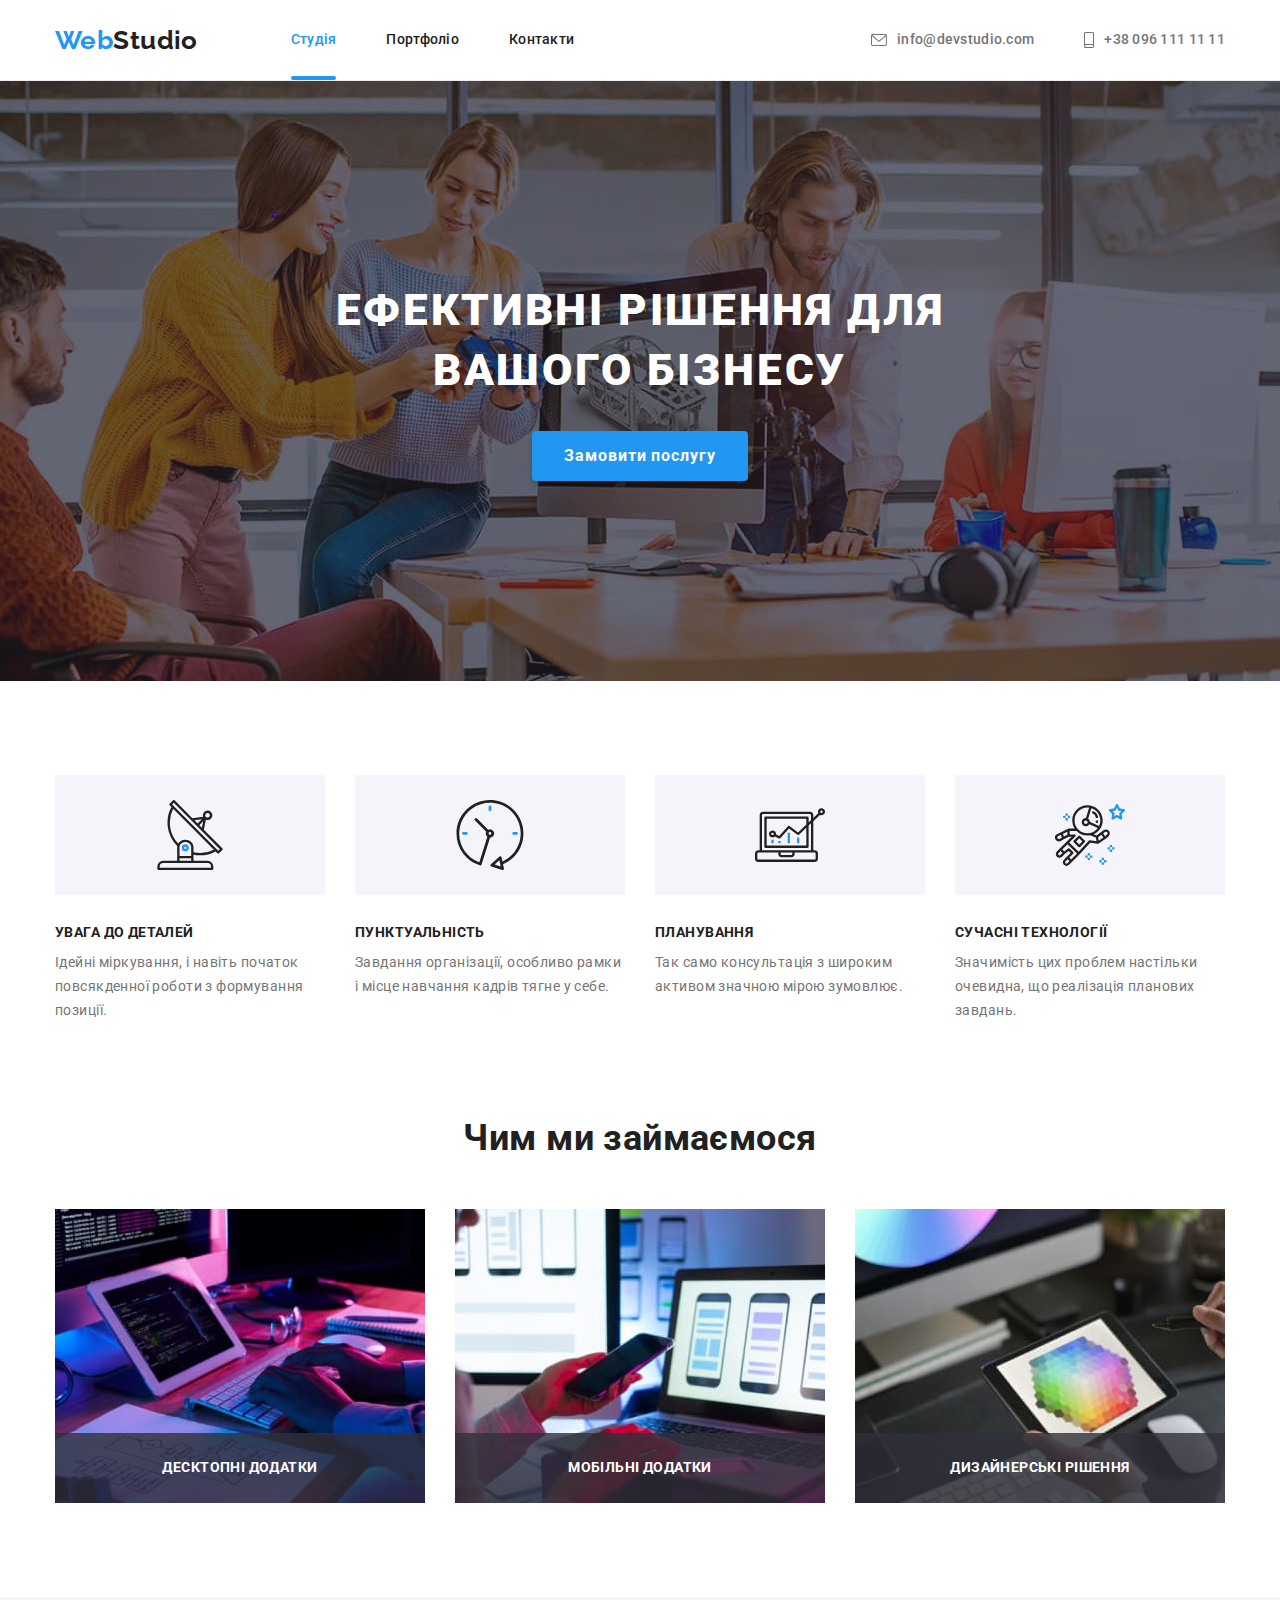
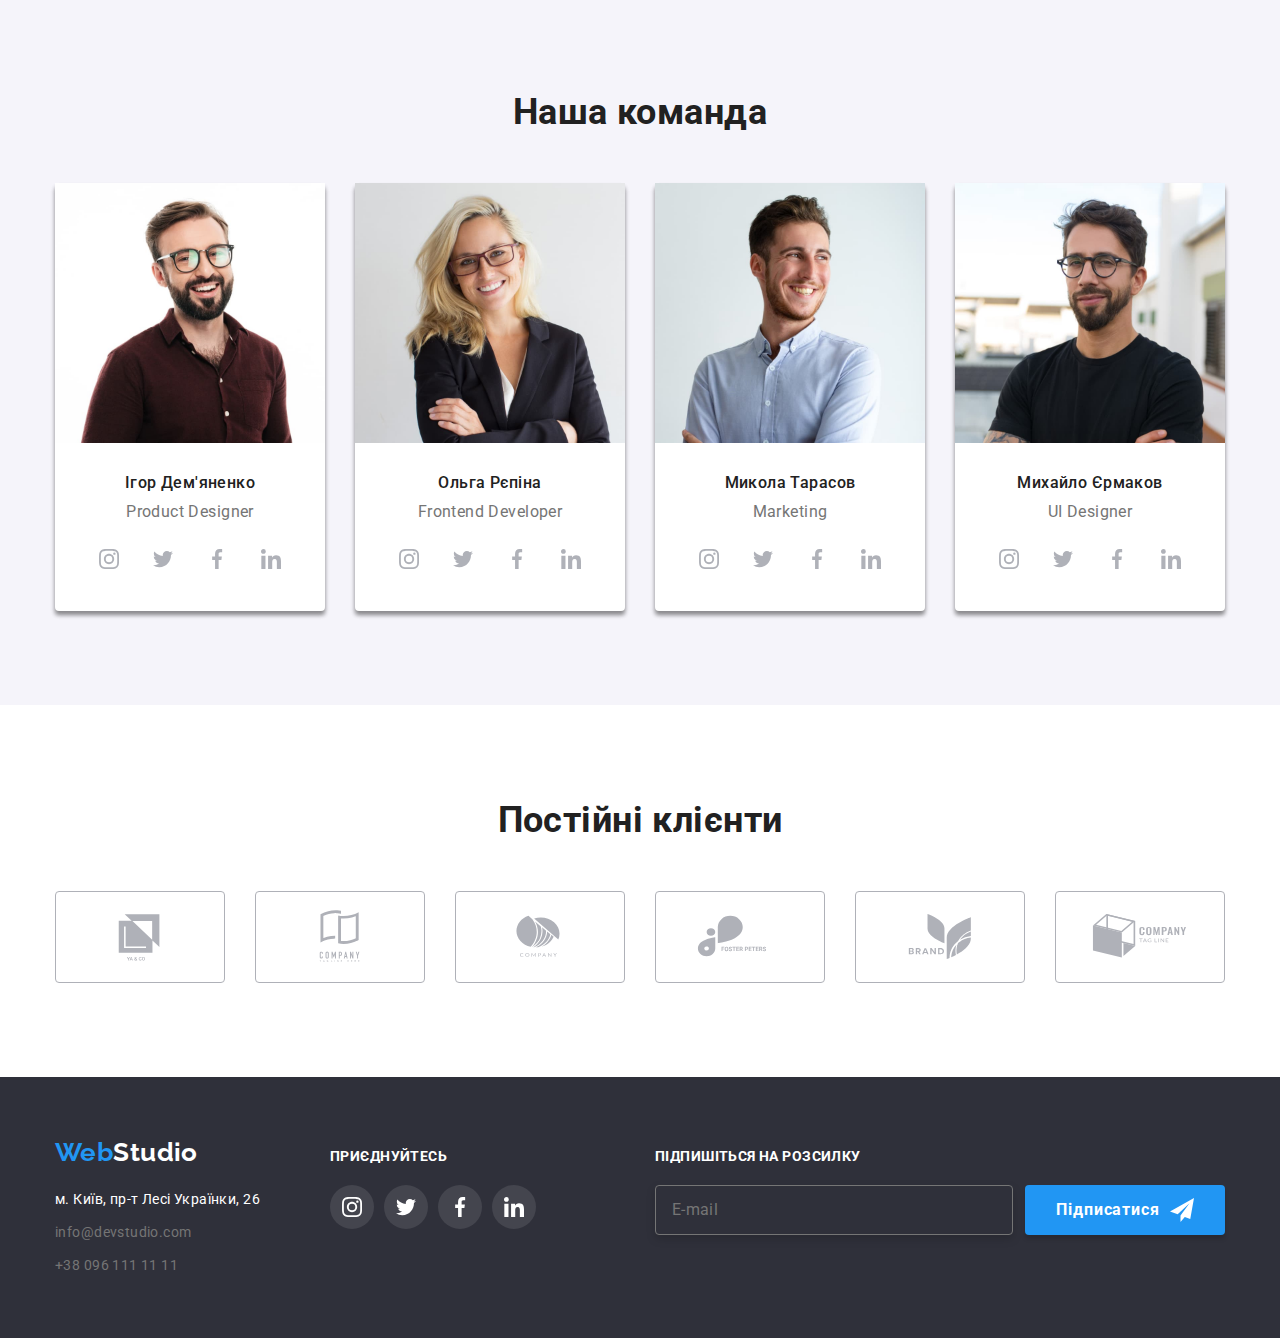
<file: index.html>
<!DOCTYPE html>
<html lang="uk">
 <head>
  <meta charset="UTF-8" />
  <meta http-equiv="X-UA-Compatible" content="IE=edge" />
  <meta name="viewport" content="width=device-width, initial-scale=1.0" />
  <title>Web Studio</title>

  <link rel="preconnect" href="https://fonts.googleapis.com" />
  <link rel="preconnect" href="https://fonts.gstatic.com" crossorigin />
  <link
   href="https://fonts.googleapis.com/css2?family=Raleway:wght@700&family=Roboto:wght@400;500;700;900&display=swap"
   rel="stylesheet"
  />
  <link
   rel="stylesheet"
   href="https://cdnjs.cloudflare.com/ajax/libs/modern-normalize/1.1.0/modern-normalize.min.css"
  />
  <!-- <link rel="stylesheet" href="./css/styles.css" /> -->
  <link rel="stylesheet" href="./css/index.min.css" />
 </head>

 <body>
  <header class="header header--border">
   <nav class="header-nav container">
    <a class="logo header-logo__indent-right" href="./index.html"> <span class="logo--color">Web</span>Studio</a>
    <ul class="header-nav__list">
     <li class="header-nav__item">
      <a class="header-nav__link header-nav__link--is-active" href="./index.html">Студія</a>
     </li>
     <li class="header-nav__item">
      <a class="header-nav__link" href="./portfolio.html">Портфоліо</a>
     </li>
     <li class="header-nav__item">
      <a class="header-nav__link" href="">Контакти</a>
     </li>
    </ul>

    <ul class="header-contacts header-contacts__indent-left">
     <li class="header-contacts__list">
      <a class="header-contacts__link" href="mailto:info@devstudio.com">
       <svg class="header-contacts__icon header-contacts__icon-indent-right" width="16" height="12">
        <use href="./images/spirite.svg#icon-envelope"></use>
       </svg>
       info@devstudio.com</a
      >
     </li>
     <li class="header-contacts__list">
      <a class="header-contacts__link" href="tel:+380961111111">
       <svg class="header-contacts__icon header-contacts__icon-indent-right" width="10" height="16">
        <use href="./images/spirite.svg#icon-smartphone"></use>
       </svg>
       +38 096 111 11 11</a
      >
     </li>
    </ul>
   </nav>
  </header>

  <main>
   <section class="order order__overlay order__overlay-indent-right-left">
    <div class="container">
     <h1 class="order__title order__title-indent">Ефективні рішення для вашого бізнесу</h1>
     <button class="order-button main-button primary-indent" type="button" data-modal-open>Замовити послугу</button>
    </div>
   </section>

   <section class="benefits section">
    <div class="container">
     <h2 class="section-title hidden">Наші переваги</h2>
     <ul class="benefits__list">
      <li class="benefits__item">
       <div class="benefits__icon-box benefits__icon-box-indet-bottom">
        <svg class="benefits__icon" width="70" height="70">
         <use href="./images/spirite.svg#icon-antenna"></use>
        </svg>
       </div>
       <h3 class="benefits__subtitle benefits__subtitle-indet-bottom">УВАГА ДО ДЕТАЛЕЙ</h3>
       <p class="benefits__text">Ідейні міркування, і навіть початок повсякденної роботи з формування позиції.</p>
      </li>

      <li class="benefits__item">
       <div class="benefits__icon-box benefits__icon-box-indet-bottom">
        <svg class="benefits__icon" width="70" height="70">
         <use href="./images/spirite.svg#icon-clock"></use>
        </svg>
       </div>
       <h3 class="benefits__subtitle benefits__subtitle-indet-bottom">ПУНКТУАЛЬНІСТЬ</h3>
       <p class="benefits__text">Завдання організації, особливо рамки і місце навчання кадрів тягне у себе.</p>
      </li>
      <li class="benefits__item">
       <div class="benefits__icon-box benefits__icon-box-indet-bottom">
        <svg class="benefits__icon" width="70" height="70">
         <use href="./images/spirite.svg#icon-diagram"></use>
        </svg>
       </div>
       <h3 class="benefits__subtitle benefits__subtitle-indet-bottom">ПЛАНУВАННЯ</h3>
       <p class="benefits__text">Так само консультація з широким активом значною мірою зумовлює.</p>
      </li>

      <li class="benefits__item">
       <div class="benefits__icon-box benefits__icon-box-indet-bottom">
        <svg class="benefits__icon" width="70" height="70">
         <use href="./images/spirite.svg#icon-astronaut"></use>
        </svg>
       </div>
       <h3 class="benefits__subtitle benefits__subtitle-indet-bottom">СУЧАСНІ ТЕХНОЛОГІЇ</h3>
       <p class="benefits__text">Значимість цих проблем настільки очевидна, що реалізація планових завдань.</p>
      </li>
     </ul>
    </div>
   </section>

   <section class="we-do section">
    <div class="container">
     <h2 class="section-title section-title__indent-bottom">Чим ми займаємося</h2>
     <ul class="we-do__list">
      <li class="we-do__item">
       <img src="./images/work-img-1.jpg" alt="our job" width="370" height="294" />
       <p class="we-do__label">Десктопні додатки</p>
      </li>

      <li class="we-do__item">
       <img src="./images/work-img-2.jpg" alt="our job" width="370" height="294" />
       <p class="we-do__label">Мобільні додатки</p>
      </li>
      <li class="we-do__item">
       <img src="./images/work-img-3.jpg" alt="our job" width="370" height="294" />
       <p class="we-do__label">Дизайнерські рішення</p>
      </li>
     </ul>
    </div>
   </section>

   <section class="team section">
    <div class="container">
     <h2 class="section-title section-title__indent-bottom">Наша команда</h2>
     <ul class="team__list">
      <li class="team__member">
       <img src="./images/team-img-1.jpg" alt="Ігор Дем'яненко" width="270" height="260" />
       <div class="team__meta">
        <h3 class="team__name team__name-indent-bottom">Ігор Дем'яненко</h3>
        <p class="team__profession team__profession-indent-bottom" lang="en">Product Designer</p>

        <ul class="person-social__iconbox">
         <li class="person-social__icon">
          <a href="" class="person-social__link">
           <svg class="person-social__logo" width="20" height="20">
            <use href="./images/spirite.svg#icon-instagram"></use>
           </svg>
          </a>
         </li>

         <li class="person-social__icon">
          <a href="" class="person-social__link">
           <svg class="person-social__logo" width="20" height="20">
            <use href="./images/spirite.svg#icon-twitter"></use>
           </svg>
          </a>
         </li>
         <li class="person-social__icon">
          <a href="" class="person-social__link">
           <svg class="person-social__logo" width="20" height="20">
            <use href="./images/spirite.svg#icon-facebook"></use>
           </svg>
          </a>
         </li>
         <li class="person-social__icon">
          <a href="" class="person-social__link">
           <svg class="person-social__logo" width="20" height="20">
            <use href="./images/spirite.svg#icon-linkedin"></use>
           </svg>
          </a>
         </li>
        </ul>
       </div>
      </li>

      <li class="team__member">
       <img src="./images/team-img-2.jpg" alt="Ольга Рєпіна" width="270" height="260" />
       <div class="team__meta">
        <h3 class="team__name team__name-indent-bottom">Ольга Рєпіна</h3>
        <p class="team__profession team__profession-indent-bottom" lang="en">Frontend Developer</p>

        <ul class="person-social__iconbox">
         <li class="person-social__icon">
          <a href="" class="person-social__link">
           <svg class="person-social__logo" width="20" height="20">
            <use href="./images/spirite.svg#icon-instagram"></use>
           </svg>
          </a>
         </li>

         <li class="person-social__icon">
          <a href="" class="person-social__link">
           <svg class="person-social__logo" width="20" height="20">
            <use href="./images/spirite.svg#icon-twitter"></use>
           </svg>
          </a>
         </li>
         <li class="person-social__icon">
          <a href="" class="person-social__link">
           <svg class="person-social__logo" width="20" height="20">
            <use href="./images/spirite.svg#icon-facebook"></use>
           </svg>
          </a>
         </li>
         <li class="person-social__icon">
          <a href="" class="person-social__link">
           <svg class="person-social__logo" width="20" height="20">
            <use href="./images/spirite.svg#icon-linkedin"></use>
           </svg>
          </a>
         </li>
        </ul>
       </div>
      </li>

      <li class="team__member">
       <img src="./images/team-img-3.jpg" alt="Микола Тарасов" width="270" height="260" />
       <div class="team__meta">
        <h3 class="team__name team__name-indent-bottom">Микола Тарасов</h3>
        <p class="team__profession team__profession-indent-bottom" lang="en">Marketing</p>

        <ul class="person-social__iconbox">
         <li class="person-social__icon">
          <a href="" class="person-social__link">
           <svg class="person-social__logo" width="20" height="20">
            <use href="./images/spirite.svg#icon-instagram"></use>
           </svg>
          </a>
         </li>

         <li class="person-social__icon">
          <a href="" class="person-social__link">
           <svg class="person-social__logo" width="20" height="20">
            <use href="./images/spirite.svg#icon-twitter"></use>
           </svg>
          </a>
         </li>
         <li class="person-social__icon">
          <a href="" class="person-social__link">
           <svg class="person-social__logo" width="20" height="20">
            <use href="./images/spirite.svg#icon-facebook"></use>
           </svg>
          </a>
         </li>
         <li class="person-social__icon">
          <a href="" class="person-social__link">
           <svg class="person-social__logo" width="20" height="20">
            <use href="./images/spirite.svg#icon-linkedin"></use>
           </svg>
          </a>
         </li>
        </ul>
       </div>
      </li>

      <li class="team__member">
       <img src="./images/team-img-4.jpg" alt="" width="270" height="260" />
       <div class="team__meta">
        <h3 class="team__name team__name-indent-bottom">Михайло Єрмаков</h3>
        <p class="team__profession team__profession-indent-bottom" lang="en">UI Designer</p>
        <ul class="person-social__iconbox">
         <li class="person-social__icon">
          <a href="" class="person-social__link">
           <svg class="person-social__logo" width="20" height="20">
            <use href="./images/spirite.svg#icon-instagram"></use>
           </svg>
          </a>
         </li>

         <li class="person-social__icon">
          <a href="" class="person-social__link">
           <svg class="person-social__logo" width="20" height="20">
            <use href="./images/spirite.svg#icon-twitter"></use>
           </svg>
          </a>
         </li>
         <li class="person-social__icon">
          <a href="" class="person-social__link">
           <svg class="person-social__logo" width="20" height="20">
            <use href="./images/spirite.svg#icon-facebook"></use>
           </svg>
          </a>
         </li>
         <li class="person-social__icon">
          <a href="" class="person-social__link">
           <svg class="person-social__logo" width="20" height="20">
            <use href="./images/spirite.svg#icon-linkedin"></use>
           </svg>
          </a>
         </li>
        </ul>
       </div>
      </li>
     </ul>
    </div>
   </section>

   <section class="clients section">
    <div class="container">
     <h2 class="section-title section-title__indent-bottom">Постійні клієнти</h2>
     <ul class="clients__list">
      <li class="clients__item">
       <a class="clients__link" href="#">
        <svg class="clients__logo" width="106" height="60">
         <use href="./images/spirite.svg#icon-clogo1"></use>
        </svg>
       </a>
      </li>
      <li class="clients__item">
       <a class="clients__link" href="#">
        <svg class="clients__logo" width="106" height="60">
         <use href="./images/spirite.svg#icon-clogo2"></use>
        </svg>
       </a>
      </li>
      <li class="clients__item">
       <a class="clients__link" href="#">
        <svg class="clients__logo" width="106" height="60">
         <use href="./images/spirite.svg#icon-clogo3"></use>
        </svg>
       </a>
      </li>
      <li class="clients__item">
       <a class="clients__link" href="#">
        <svg class="clients__logo" width="106" height="60">
         <use href="./images/spirite.svg#icon-clogo4"></use>
        </svg>
       </a>
      </li>
      <li class="clients__item">
       <a class="clients__link" href="#">
        <svg class="clients__logo" width="106" height="60">
         <use href="./images/spirite.svg#icon-clogo5"></use>
        </svg>
       </a>
      </li>
      <li class="clients__item">
       <a class="clients__link" href="#">
        <svg class="clients__logo" width="106" height="60">
         <use href="./images/spirite.svg#icon-clogo6"></use>
        </svg>
       </a>
      </li>
     </ul>
    </div>
   </section>
  </main>

  <footer class="footer">
   <div class="footer__box-main container">
    <div class="footer__box-contacts">
     <a class="logo logo--footer-color" href="./index.html"> <span class="logo--color">Web</span>Studio</a>
     <address class="address address__indent-top">
      <ul class="address__contacts">
       <li class="address__list">
        <a
         class="address__map"
         href="https://goo.gl/maps/aHd2ftM9WsuAnUvCA"
         target="_blank"
         rel="nofollow noreferrer noopener"
         >м. Київ, пр-т Лесі Українки, 26</a
        >
       </li>
       <li class="address__list">
        <a class="address__link" href="mailto:info@devstudio.com">info@devstudio.com</a>
       </li>
       <li class="address__list">
        <a class="address__link" href="tel:+380961111111">+38 096 111 11 11</a>
       </li>
      </ul>
     </address>
    </div>

    <div class="social-box">
     <p class="footer-title-box footer-title-box__indent-bottom">приєднуйтесь</p>
     <ul class="social__list">
      <li class="social__item">
       <a class="social__link" href="#">
        <svg class="social__logo" width="20" height="20">
         <use href="./images/spirite.svg#icon-instagram"></use>
        </svg>
       </a>
      </li>

      <li class="social__item">
       <a class="social__link" href="#">
        <svg class="social__logo" width="20" height="20">
         <use href="./images/spirite.svg#icon-twitter"></use>
        </svg>
       </a>
      </li>
      <li class="social__item">
       <a class="social__link" href="#">
        <svg class="social__logo" width="20" height="20">
         <use href="./images/spirite.svg#icon-facebook"></use>
        </svg>
       </a>
      </li>
      <li class="social__item">
       <a class="social__link" href="#">
        <svg class="social__logo" width="20" height="20">
         <use href="./images/spirite.svg#icon-linkedin"></use>
        </svg>
       </a>
      </li>
     </ul>
    </div>

    <div class="subscrib-box">
     <p class="footer-title-box footer-title-box__indent-bottom">Підпишіться на розсилку</p>
     <form class="subscrib-form">
      <input class="subscrib-form__email" autocomplete="email" type="email" id="email" placeholder=" " />
      <label class="subscrib-form__label" for="email">E-mail</label>

      <button class="main-button subscrib-form__button" type="submit">
       Підписатися

       <svg class="subscrib-form__icon" width="24" height="24">
        <use href="./images/spirite.svg#icon-send"></use>
       </svg>
      </button>
     </form>
    </div>
   </div>
  </footer>

  <div class="modal-order is-hidden" data-modal>
   <div class="modal-order__area">
    <form class="modal-form" autocomplete="off">
     <p class="modal-form__title">Залиште свої дані, ми вам передзвонимо</p>

     <div class="modal-form__box">
      <div class="modal-form__inputbox">
       <label class="modal-form__label" for="firstname">Ім'я</label>
       <input class="modal-form__input" type="text" id="firstname" />
       <svg class="modal-form__icon" height="18" width="18">
        <use href="./images/spirite.svg#icon-person-black"></use>
       </svg>
      </div>

      <div class="modal-form__inputbox">
       <label class="modal-form__label" for="tel">Телефон</label>
       <input class="modal-form__input" type="tel" name="tel" id="tel" />
       <svg class="modal-form__icon" height="18" width="18">
        <use href="./images/spirite.svg#icon-tel"></use>
       </svg>
      </div>

      <div class="modal-form__inputbox">
       <label class="modal-form__label" for="email-modal">Пошта</label>
       <input class="modal-form__input" type="email" name="email-modal" id="email-modal" />
       <svg class="modal-form__icon" height="18" width="18">
        <use href="./images/spirite.svg#icon-mail"></use>
       </svg>
      </div>

      <div class="modal-form__inputbox">
       <label class="modal-form__label" for="comment">Коментар</label>

       <textarea class="modal-form__comment" placeholder="Введіть текст" name="comment" id="comment"></textarea>
      </div>
     </div>

     <div class="modal-form__agreebox">
      <label class="modal-form__terms">
       <input class="modal-form__check hidden" type="checkbox" />
       <span class="modal-form__checkbox"></span>
       Погоджуюся з розсилкою та приймаю <a class="modal-form__link" href="">Умови договору</a>
      </label>
     </div>

     <button class="main-button modal-form__button" type="submit">Відправити</button>
    </form>
    <button class="modal-form__close" data-modal-close>
     <svg class="modal-form__close-icon" width="18" height="18">
      <use href="./images/spirite.svg#icon-modal-close"></use>
     </svg>
    </button>
   </div>
  </div>
  <script src="./js/modal.js"></script>
 </body>
</html>
</file>
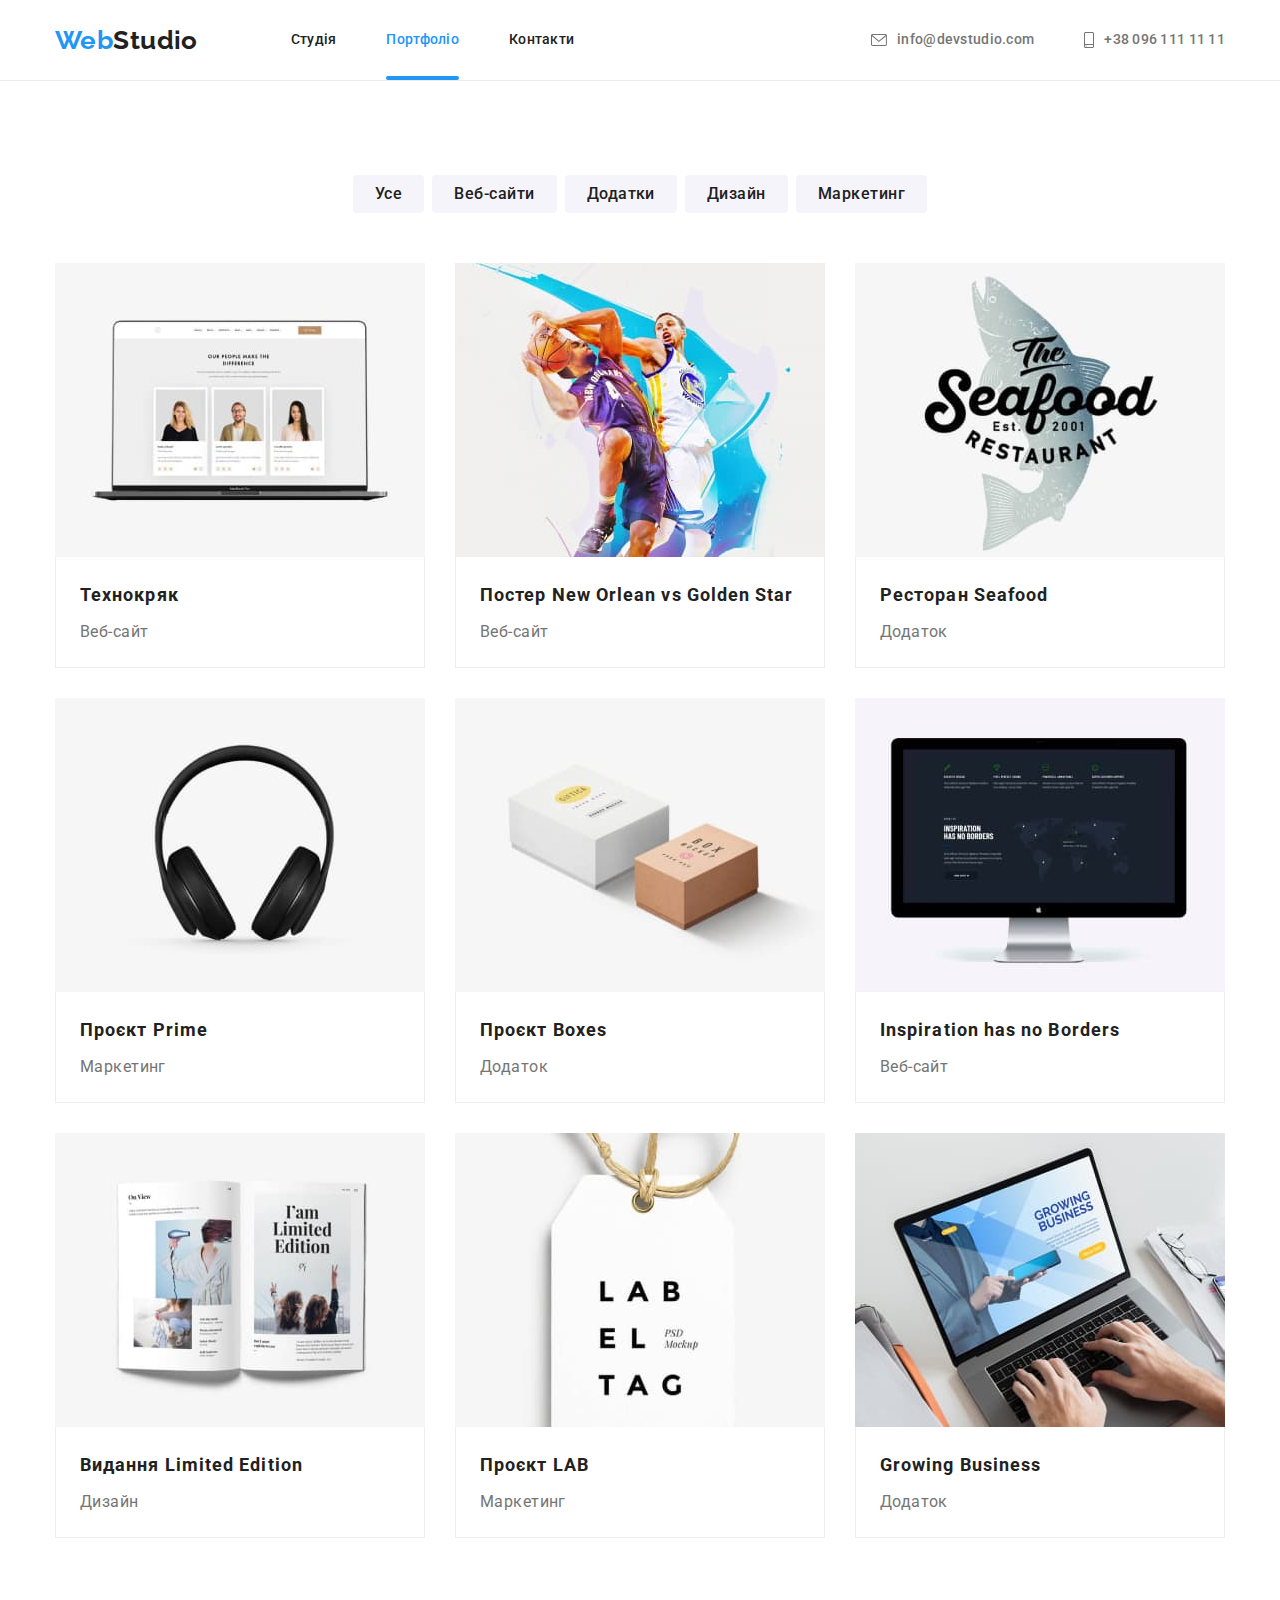
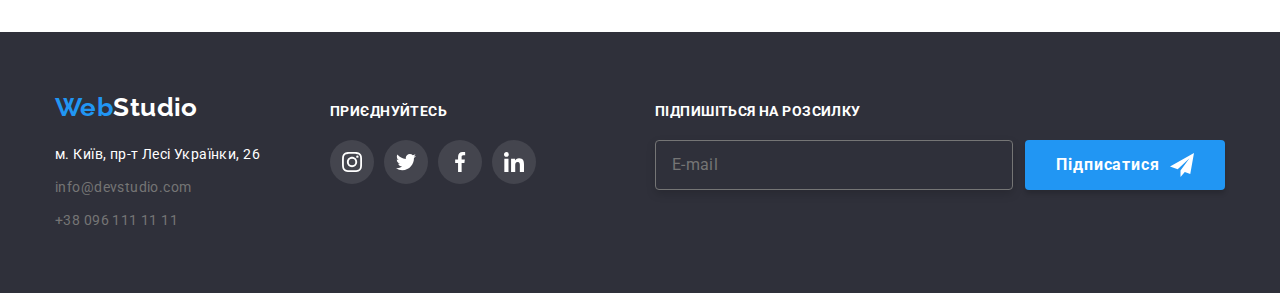
<file: portfolio.html>
<!DOCTYPE html>
<html lang="uk">
 <head>
  <meta charset="UTF-8" />
  <meta http-equiv="X-UA-Compatible" content="IE=edge" />
  <meta name="viewport" content="width=device-width, initial-scale=1.0" />
  <title>Web Studio</title>
  <link rel="preconnect" href="https://fonts.googleapis.com" />
  <link rel="preconnect" href="https://fonts.gstatic.com" crossorigin />
  <link
   href="https://fonts.googleapis.com/css2?family=Raleway:wght@700&family=Roboto:wght@400;500;700;900&display=swap"
   rel="stylesheet"
  />
  <link
   rel="stylesheet"
   href="https://cdnjs.cloudflare.com/ajax/libs/modern-normalize/1.1.0/modern-normalize.min.css"
  />
  <!-- <link rel="stylesheet" href="./css/styles.css" /> -->
    <link rel="stylesheet" href="./css/index.min.css" />

 </head>
 <body>
  <header class="header header--border">
   <nav class="header-nav container">
    <a class="logo header-logo__indent-right" href="./index.html"> <span class="logo--color">Web</span>Studio</a>
    <ul class="header-nav__list">
     <li class="header-nav__item">
      <a class="header-nav__link" href="./index.html">Студія</a>
     </li>
     <li class="header-nav__item">
      <a class="header-nav__link header-nav__link--is-active" href="./portfolio.html">Портфоліо</a>
     </li>
     <li class="header-nav__item">
      <a class="header-nav__link" href="">Контакти</a>
     </li>
    </ul>

    <ul class="header-contacts header-contacts__indent-left">
     <li class="header-contacts__list">
      <a class="header-contacts__link" href="mailto:info@devstudio.com">
       <svg class="header-contacts__icon header-contacts__icon-indent-right" width="16" height="12">
        <use href="./images/spirite.svg#icon-envelope"></use>
       </svg>
       info@devstudio.com</a
      >
     </li>
     <li class="header-contacts__list">
      <a class="header-contacts__link" href="tel:+380961111111">
       <svg class="header-contacts__icon header-contacts__icon-indent-right" width="10" height="16">
        <use href="./images/spirite.svg#icon-smartphone"></use>
       </svg>
       +38 096 111 11 11</a
      >
     </li>
    </ul>
   </nav>
  </header>

  <main class="main">
   <section class="portfolio section">
    <div class="container">
     <h1 class="portfolio__title hidden">Web Portfolio</h1>

     <ul class="select-buttons">
      <li class="select-buttons__item">
       <button class="select-buttons__btn" type="button">Усе</button>
      </li>
      <li class="select-buttons__item">
       <button class="select-buttons__btn" type="button">Веб-сайти</button>
      </li>
      <li class="select-buttons__item">
       <button class="select-buttons__btn" type="button">Додатки</button>
      </li>
      <li class="select-buttons__item">
       <button class="select-buttons__btn" type="button">Дизайн</button>
      </li>
      <li class="select-buttons__item">
       <button class="select-buttons__btn" type="button">Маркетинг</button>
      </li>
     </ul>

     <ul class="product">
      <li class="product__item">
       <a class="product__link" href="">
        <div class="product__thumb">
         <img src="./images/pf-1.jpg" alt="Технокряк" width="370" />
         <div class="product__overlay">
          <p class="product__label">
           Ресурс пропонує комплексні пропозиції з різним рівнем функціоналу та сервісів. Все це дозволить відвідувачу
           отримати вичерпні відомості про компанію чи приватну особу.
          </p>
         </div>
        </div>

        <div class="product__meta">
         <h2 class="product__title">Технокряк</h2>
         <p class="product__text">Веб-сайт</p>
        </div>
       </a>
      </li>

      <li class="product__item">
       <a class="product__link" href="">
        <div class="product__thumb">
         <img src="./images/pf-2.jpg" alt="Постер New Orlean vs Golden Star" width="370" />
         <div class="product__overlay">
          <p class="product__label">
           Lorem ipsum dolor sit amet consectetur adipisicing elit. Veritatis in ut quis tenetur itaque rem libero,
           consectetur est culpa adipisci?
          </p>
         </div>
        </div>

        <div class="product__meta">
         <h2 class="product__title">Постер New Orlean vs Golden Star</h2>
         <p class="product__text">Веб-сайт</p>
        </div>
       </a>
      </li>

      <li class="product__item">
       <a class="product__link" href="">
        <div class="product__thumb">
         <img src="./images/pf-3.jpg" alt="Ресторан Seafood" width="370" />
         <div class="product__overlay">
          <p class="product__label">
           Lorem ipsum dolor sit amet consectetur adipisicing elit. Veritatis in ut quis tenetur itaque rem libero,
           consectetur est culpa adipisci?
          </p>
         </div>
        </div>

        <div class="product__meta">
         <h2 class="product__title">Ресторан Seafood</h2>
         <p class="product__text">Додаток</p>
        </div>
       </a>
      </li>

      <li class="product__item">
       <a class="product__link" href="">
        <div class="product__thumb">
         <img src="./images/pf-4.jpg" alt="Проєкт Prime" width="370" />
         <div class="product__overlay">
          <p class="product__label">
           Lorem ipsum dolor sit amet consectetur adipisicing elit. Veritatis in ut quis tenetur itaque rem libero,
           consectetur est culpa adipisci?
          </p>
         </div>
        </div>

        <div class="product__meta">
         <h2 class="product__title">Проєкт Prime</h2>
         <p class="product__text">Маркетинг</p>
        </div>
       </a>
      </li>

      <li class="product__item">
       <a class="product__link" href="">
        <div class="product__thumb">
         <img src="./images/pf-5.jpg" alt="Проєкт Boxes" width="370" />
         <div class="product__overlay">
          <p class="product__label">
           Lorem ipsum dolor sit amet consectetur adipisicing elit. Veritatis in ut quis tenetur itaque rem libero,
           consectetur est culpa adipisci?
          </p>
         </div>
        </div>

        <div class="product__meta">
         <h2 class="product__title">Проєкт Boxes</h2>
         <p class="product__text">Додаток</p>
        </div>
       </a>
      </li>

      <li class="product__item">
       <a class="product__link" href="">
        <div class="product__thumb">
         <img src="./images/pf-6.jpg" alt="Inspiration has no Borders" width="370" />
         <div class="product__overlay">
          <p class="product__label">
           Lorem ipsum dolor sit amet consectetur adipisicing elit. Veritatis in ut quis tenetur itaque rem libero,
           consectetur est culpa adipisci?
          </p>
         </div>
        </div>

        <div class="product__meta">
         <h2 class="product__title">Inspiration has no Borders</h2>
         <p class="product__text">Веб-сайт</p>
        </div>
       </a>
      </li>

      <li class="product__item">
       <a class="product__link" href="">
        <div class="product__thumb">
         <img src="./images/pf-7.jpg" alt="Видання Limited Edition" width="370" />
         <div class="product__overlay">
          <p class="product__label">
           Lorem ipsum dolor sit amet consectetur adipisicing elit. Veritatis in ut quis tenetur itaque rem libero,
           consectetur est culpa adipisci?
          </p>
         </div>
        </div>

        <div class="product__meta">
         <h2 class="product__title">Видання Limited Edition</h2>
         <p class="product__text">Дизайн</p>
        </div>
       </a>
      </li>

      <li class="product__item">
       <a class="product__link" href="">
        <div class="product__thumb">
         <img src="./images/pf-8.jpg" alt="проєкт LAB" width="370" />
         <div class="product__overlay">
          <p class="product__label">
           Lorem ipsum dolor sit amet consectetur adipisicing elit. Veritatis in ut quis tenetur itaque rem libero,
           consectetur est culpa adipisci?
          </p>
         </div>
        </div>

        <div class="product__meta">
         <h2 class="product__title">Проєкт LAB</h2>
         <p class="product__text">Маркетинг</p>
        </div>
       </a>
      </li>

      <li class="product__item">
       <a class="product__link" href="">
        <div class="product__thumb">
         <img src="./images/pf-9.jpg" alt="Growing Business" width="370" />
         <div class="product__overlay">
          <p class="product__label">
           Lorem ipsum dolor sit amet consectetur adipisicing elit. Veritatis in ut quis tenetur itaque rem libero,
           consectetur est culpa adipisci?
          </p>
         </div>
        </div>

        <div class="product__meta">
         <h2 class="product__title">Growing Business</h2>
         <p class="product__text">Додаток</p>
        </div>
       </a>
      </li>
     </ul>
    </div>
   </section>
  </main>

  <footer class="footer">
   <div class="footer__box-main container">
    <div class="footer__box-contacts">
     <a class="logo logo--footer-color" href="./index.html"> <span class="logo--color">Web</span>Studio</a>
     <address class="address address__indent-top">
      <ul class="address__contacts">
       <li class="address__list">
        <a
         class="address__map"
         href="https://goo.gl/maps/aHd2ftM9WsuAnUvCA"
         target="_blank"
         rel="nofollow noreferrer noopener"
         >м. Київ, пр-т Лесі Українки, 26</a
        >
       </li>
       <li class="address__list">
        <a class="address__link" href="mailto:info@devstudio.com">info@devstudio.com</a>
       </li>
       <li class="address__list">
        <a class="address__link" href="tel:+380961111111">+38 096 111 11 11</a>
       </li>
      </ul>
     </address>
    </div>

    <div class="social-box">
     <p class="footer-title-box footer-title-box__indent-bottom">приєднуйтесь</p>
     <ul class="social__list">
      <li class="social__item">
       <a class="social__link" href="#">
        <svg class="social__logo" width="20" height="20">
         <use href="./images/spirite.svg#icon-instagram"></use>
        </svg>
       </a>
      </li>

      <li class="social__item">
       <a class="social__link" href="#">
        <svg class="social__logo" width="20" height="20">
         <use href="./images/spirite.svg#icon-twitter"></use>
        </svg>
       </a>
      </li>
      <li class="social__item">
       <a class="social__link" href="#">
        <svg class="social__logo" width="20" height="20">
         <use href="./images/spirite.svg#icon-facebook"></use>
        </svg>
       </a>
      </li>
      <li class="social__item">
       <a class="social__link" href="#">
        <svg class="social__logo" width="20" height="20">
         <use href="./images/spirite.svg#icon-linkedin"></use>
        </svg>
       </a>
      </li>
     </ul>
    </div>

    <div class="subscrib-box">
     <p class="footer-title-box footer-title-box__indent-bottom">Підпишіться на розсилку</p>
     <form class="subscrib-form">
      <input class="subscrib-form__email" autocomplete="email" type="email" id="email" placeholder=" " />
      <label class="subscrib-form__label" for="email">E-mail</label>

      <button class="main-button subscrib-form__button" type="submit">
       Підписатися

       <svg class="subscrib-form__icon" width="24" height="24">
        <use href="./images/spirite.svg#icon-send"></use>
       </svg>
      </button>
     </form>
    </div>
   </div>
  </footer>
 </body>
</html>
</file>
<file: css/styles.css>
:root {
 --primary-color: #212121;
 --secondary-color: #757575;
 --thirdy-color: #fff;
 --hover-link-color: #2196f3;
 --hover-button: #188ce8;
 --logo-color: #2196f3;
 --gray: #2f303a;
 --light-gray: #ececec;
 --border-portfolio: #eeeeee;
 --btn-background: #f5f4fa;
 --primary-font-size: 14px;
 --secondary-font-size: 16px;
}

body {
 /* margin: 0px;  for fixed header */
 font-family: "Roboto", sans-serif;
 color: var(--primary-color);
 letter-spacing: 0.03em;
 font-size: var(--primary-font-size);
}

/* ------------------------------ */
/* ==== Utils and clear css ======*/
/* ------------------------------ */

address {
 font-style: normal;
}

img {
 display: block;
 max-width: 100%;
 height: auto;
}

h1,
h2,
h3,
h4,
h5,
h6,
p,
ul {
 margin: 0px;
 padding: 0px;
}

ul,
ol {
 list-style-type: none;
}

a {
 text-decoration: none;
}

.container {
 width: 1200px;
 padding-left: 15px;
 padding-right: 15px;
 margin: 0 auto;
}

.primary-indent {
 margin: 0 auto;
}

.main-button {
 padding: 10px 0;
 min-width: 200px;

 font-family: inherit;
 font-weight: 700;
 font-size: var(--secondary-font-size);
 line-height: 1.88;

 color: var(--thirdy-color);
 letter-spacing: 0.06em;
 background: var(--hover-link-color);
 border: 0;
 box-shadow: 0px 4px 4px rgba(0, 0, 0, 0.15);
 border-radius: 4px;
 cursor: pointer;

 transition: background-color 250ms cubic-bezier(0.4, 0, 0.2, 1), box-shadow 250ms cubic-bezier(0.4, 0, 0.2, 1);
}

.section {
 padding: 94px 0px;
}

.section-title {
 text-align: center;
 font-weight: 700;
 font-size: 36px;
 line-height: 1.17;
}

.section-title__indent-bottom {
 margin-bottom: 50px;
}

/* Hidden element. Example h1-h6 */
.hidden {
 position: absolute;
 width: 1px;
 height: 1px;
 margin: -1px;
 border: 0;
 padding: 0;

 white-space: nowrap;
 clip-path: inset(100%);
 clip: rect(0 0 0 0);
 overflow: hidden;
}

/* ------------------------------ */
/* =========== Header ============*/
/* ------------------------------ */

/* =========== Fixed Header ============*/
/* .header {
 position: fixed;
 top: 0;
 left: 0;
 width: 100%;
 min-height: 80px;
 background-color: var(--thirdy-color);

 z-index: 1;
} */
/* =========== End Fixed Header ============*/

.header--border {
 border-bottom: 1px solid var(--light-gray);
}

.header-nav {
 display: flex;
 align-items: center;
}

.logo {
 text-decoration: none;
 color: var(--primary-color);
 font-weight: 700;
 font-family: "Raleway";
 font-size: 26px;
 line-height: 1.19;
}

.header-logo__indent-right {
 margin-right: 93px;
}

.logo--color {
 color: var(--logo-color);
}

.header-nav__list {
 display: flex;
 padding-left: 0px;
}

.header-nav__item:not(:last-child) {
 margin-right: 50px;
}

.header-nav__link {
 display: block;
 padding-top: 32px;
 padding-bottom: 32px;

 color: var(--primary-color);
 font-weight: 500;

 line-height: 1.14;
 letter-spacing: 0.02em;

 transition: color 250ms cubic-bezier(0.4, 0, 0.2, 1);
}

.header-nav__link:focus,
.header-nav__link:hover {
 color: var(--hover-link-color);
}

.header-nav__link--is-active {
 position: relative;
}

.header-nav__link--is-active::after {
 display: inline-block;
 position: absolute;
 content: "";
 width: 100%;
 height: 4px;
 bottom: 0;
 left: 0;
 border-radius: 2px;
 background-color: var(--hover-link-color);
}

.header-contacts {
 display: flex;
 align-items: center;
}

.header-contacts__indent-left {
 margin-left: auto;
}

.header-contacts__list:not(:last-child) {
 margin-right: 50px;
}

.header-contacts__link {
 display: flex;
 align-items: center;
 justify-content: center;
 padding-top: 32px;
 padding-bottom: 32px;
 color: var(--secondary-color);
 font-weight: 500;

 line-height: 1.14;
 letter-spacing: 0.02em;

 transition: color 250ms cubic-bezier(0.4, 0, 0.2, 1);
}

.header-contacts__link:hover,
.header-contacts__link:focus {
 color: var(--hover-link-color);
}

.header-contacts__icon {
 fill: currentColor;
}

.header-contacts__icon-indent-right {
 margin-right: 10px;
}

.header-nav__link--is-active {
 color: var(--hover-link-color);
}

/* ------------------------------ */
/* ======== Order service= =======*/
/* ------------------------------ */

.order {
 /* margin-top: 80px;  For fixed header*/
 padding-top: 200px;
 padding-bottom: 200px;
 background-color: var(--gray);
 text-align: center;
}

.order__overlay {
 max-width: 1600px;
 height: 600px;

 background-image: linear-gradient(to right, rgba(47, 48, 58, 0.4), rgba(47, 48, 58, 0.4)), url(../images/order-img.jpg);

 background-repeat: no-repeat;
 background-position: center;
 background-size: cover;
}

.order__overlay-indent-right-left {
 margin-left: auto;
 margin-right: auto;
}

.order__title {
 width: 696px;

 color: var(--thirdy-color);
 font-weight: 900;
 font-size: 44px;
 line-height: 1.36;
 letter-spacing: 0.06em;
 text-transform: uppercase;
}

.order__title-indent {
 margin-top: 0;
 margin-left: auto;
 margin-bottom: 30px;
 margin-right: auto;
}

.order-button {
 padding: 10px 32px;
 min-width: 216px;
}

/* ------------------------------ */
/* ========== Our Benefits =======*/
/* ------------------------------ */

.benefits__list {
 display: flex;
}

.benefits__item:not(:last-child) {
 margin-right: 30px;
}

.benefits__icon-box {
 display: flex;
 align-items: center;
 justify-content: center;

 padding: 25px 100px;
 background-color: #f5f4fa;
}

.benefits__icon-box-indet-bottom {
 margin-bottom: 30px;
}

.benefits__icon {
 fill: currentColor;
 color: #2196f3;
}

.benefits__subtitle {
 font-size: 14px;
 font-weight: 700;

 line-height: 1.14;
 text-transform: uppercase;
}

.benefits__subtitle-indet-bottom {
 margin-bottom: 10px;
}

.benefits__text {
 line-height: 1.71;
 color: var(--secondary-color);
}

/* ------------------------------ */
/* ====== What do we do ==========*/
/* ------------------------------ */

.we-do {
 padding-top: 0px;
}

.we-do__list {
 display: flex;
 gap: 30px;
}

.we-do__item {
 position: relative;
 z-index: -1;
}

/* .we-do__item:not(:last-child) {
 margin-right: 30px;
} */

.we-do__label {
 display: flex;
 align-items: center;
 justify-content: center;
 position: absolute;
 right: 0;
 bottom: 0;
 width: 100%;
 height: 70px;
 background-color: rgba(47, 48, 58, 0.8);

 font-weight: 700;
 line-height: 1.14;
 text-transform: uppercase;
 color: var(--thirdy-color);
}

/* ------------------------------ */
/* ========== Our Team ===========*/
/* ------------------------------ */

.team {
 background-color: #f5f4fa;
}

.team__title {
 text-align: center;
 margin-bottom: 50px;
 font-weight: 700;
 font-size: 36px;
 line-height: 1.17;
}

.team__list {
 display: flex;
 gap: 30px;
}

.team__member {
 text-align: center;
 border-radius: 4px;
 box-shadow: 0px 4px 4px rgba(0, 0, 0, 0.25), 0px 4px 4px rgba(0, 0, 0, 0.25);

 background-color: var(--thirdy-color);
}

/* .team__member:not(:last-child) {
 margin-right: 30px;
} */

.team__meta {
 padding: 30px 0;
}

.team__name {
 font-weight: 500;
 font-size: var(--secondary-font-size);
 line-height: 1.19;
}

.team__name-indent-bottom {
 margin-bottom: 10px;
}

.team__profession {
 font-size: var(--secondary-font-size);
 line-height: 1.19;
 color: var(--secondary-color);
}

.team__profession-indent-bottom {
 margin-bottom: 16px;
}

.person-social__iconbox {
 display: flex;
 justify-content: center;
 align-items: center;
 gap: 10px;
}

.person-social__link {
 display: flex;
 justify-content: center;
 align-items: center;

 width: 44px;
 height: 44px;
 border-radius: 50px;
 color: #afb1b8;

 transition: background-color 250ms cubic-bezier(0.4, 0, 0.2, 1), color 250ms cubic-bezier(0.4, 0, 0.2, 1);
}

.person-social__link:hover,
.person-social__link:focus {
 color: var(--thirdy-color);
 background-color: #2196f3;
}

.person-social__logo {
 fill: currentColor;
}

/* ------------------------------ */
/* ======== Our clients  =========*/
/* ------------------------------ */

.clients__list {
 display: flex;
 gap: 30px;
}

.clients__link {
 display: flex;
 width: 170px;
 height: 92px;
 justify-content: center;
 align-items: center;
 color: #afb1b8;
 border: 1px solid currentColor;
 border-radius: 4px;
 transition: color 250ms cubic-bezier(0.4, 0, 0.2, 1);
}

/* .clients__item:not(:last-child) {
 margin-right: 30px;
} */

.clients__logo {
 fill: currentColor;
}

.clients__link:focus,
.clients__link:hover {
 color: #2196f3;
}

/* ------------------------------ */
/* ============ Footer ===========*/
/* ------------------------------ */

.footer {
 background-color: var(--gray);
 padding: 60px 0;
}

.footer-title-box {
 font-weight: 700;
 font-size: 14px;
 line-height: 1.14;

 color: var(--thirdy-color);

 text-transform: uppercase;
}

.footer-title-box__indent-bottom {
 margin-bottom: 20px;
}

.footer__box-main {
 display: flex;
 align-items: baseline;
}

.footer__box-contacts {
 margin-right: 70px;
}

.logo--footer-color {
 color: var(--thirdy-color);
}

.address__indent-top {
 margin-top: 20px;
}

.address__list:not(:last-child) {
 margin-bottom: 9px;
}

.address__map {
 color: var(--thirdy-color);
 line-height: 1.71;

 transition: color 250ms cubic-bezier(0.4, 0, 0.2, 1);
}

.address__link {
 color: var(--secondary-color);
 line-height: 1.71;

 transition: color 250ms cubic-bezier(0.4, 0, 0.2, 1);
}

.address__map:focus,
.address__map:hover,
.address__link:focus,
.address__link:hover {
 color: var(--hover-link-color);
}

/* ------------------------------ */
/* ======= Footer social icon ====*/
/* ------------------------------ */

.social-box {
 margin-right: auto;
}

.social__list {
 display: flex;
 column-gap: 10px;
}

.social__link {
 display: flex;
 justify-content: center;
 align-items: center;

 width: 44px;
 height: 44px;
 color: var(--thirdy-color);
 border-radius: 50px;
 background-color: rgba(255, 255, 255, 0.1);

 transition: background-color 250ms cubic-bezier(0.4, 0, 0.2, 1);
}

.social__link:hover,
.social__link:focus {
 background-color: #2196f3;
}

.social__logo {
 fill: currentColor;
}

/* ------------------------------ */
/* ======= Footer subscribe ======*/
/* ------------------------------ */

.subscrib-form {
 position: relative;
 display: flex;
 margin-top: 20px;
 margin-right: auto;
}

.subscrib-form__email {
 padding-left: 15px;
 margin-right: 12px;
 width: 358px;
 height: 50px;

 font-size: 16px;
 line-height: 1.25;
 color: var(--hover-link-color);
 text-align: left;
 border: 1px solid rgba(255, 255, 255, 0.3);
 filter: drop-shadow(0px 4px 4px rgba(0, 0, 0, 0.15));
 border-radius: 4px;

 background-color: var(--gray);
 border-color: var(--secondary-color);
}

/* .subscrib-email:not(:placeholder-shown):required:invalid + .subscrib-label {
 opacity: 0;
}

.subscrib-email:not(:placeholder-shown):required:valid + .subscrib-label {
 opacity: 0;
} */

.subscrib-form__email:not(:placeholder-shown) + .subscrib-label {
 opacity: 0;
}

.subscrib-form__label {
 position: absolute;
 top: 50%;
 left: 40px;
 transform: translate(-50%, -50%);

 font-size: 16px;
 line-height: 1.25;

 color: var(--secondary-color);
}
.subscrib-form__button {
 display: flex;
 align-items: center;
 justify-content: center;
 margin: 0;
 padding: 10px 28px;
}

.subscrib-form__button:hover,
.subscrib-form__button:focus {
 background-color: var(--hover-button);
}

.subscrib-form__icon {
 fill: currentColor;
 margin-left: 10px;
}

/* ------------------------------ */
/* ======= Portfolio Style =======*/
/* ------------------------------ */

.select-buttons {
 display: flex;
 justify-content: center;
 margin-bottom: 50px;
 gap: 8px;
}

/* .select-buttons:not(:last-child) {
 margin-right: 8px;
} */

.select-buttons__btn {
 display: block;
 padding: 6px 22px;

 font-family: inherit;
 font-weight: 500;
 font-size: var(--secondary-font-size);
 line-height: 1.63;
 letter-spacing: 0.03em;

 color: var(--primary-color);
 background: var(--btn-background);
 border-width: 0;
 border-radius: 4px;
 cursor: pointer;

 transition: background-color 1250ms cubic-bezier(0.4, 0, 0.2, 1), color 250ms cubic-bezier(0.4, 0, 0.2, 1),
  box-shadow 250ms cubic-bezier(0.4, 0, 0.2, 1);
}

.select-buttons__btn:hover,
.select-buttons__btn:focus {
 background-color: var(--hover-link-color);
 color: var(--thirdy-color);
 box-shadow: 0px 3px 1px rgba(0, 0, 0, 0.1), 0px 1px 2px rgba(0, 0, 0, 0.08), 0px 2px 2px rgba(0, 0, 0, 0.12);
}

.product {
 display: flex;
 flex-wrap: wrap;
}

.product__item {
 flex-basis: calc((100% - 60px) / 3);
 margin-right: 30px;
 margin-bottom: 30px;
}

.product__thumb {
 position: relative;
 overflow: hidden;
}

.product__overlay {
 position: absolute;
 width: 100%;
 height: 100%;
 top: 0;
 left: 0;

 background-color: rgba(33, 150, 243, 0.9);

 transform: translateY(100%);
 transition: transform 250ms cubic-bezier(0.4, 0, 0.2, 1);
}

.product__link:hover .product__overlay,
.product__link:focus .product__overlay {
 transform: translateX(0);
}

.product__label {
 padding: 24px 63px;

 font-size: 18px;
 line-height: 1.56;

 color: var(--thirdy-color);
}

.product__meta {
 border-bottom: 1px solid var(--border-portfolio);
 border-left: 1px solid var(--border-portfolio);
 border-right: 1px solid var(--border-portfolio);
 padding: 20px 24px;
}

.product__item:nth-child(3n) {
 margin-right: 0px;
}

.product__item:nth-last-child(-n + 3) {
 margin-bottom: 0px;
}

.product__title {
 font-weight: 700;
 font-size: 18px;
 line-height: 2;
 letter-spacing: 0.06em;
 color: var(--primary-color);
}

.product__link {
 display: block;

 transition: box-shadow 250ms cubic-bezier(0.4, 0, 0.2, 1);
}

.product__link:hover,
.product__link:focus {
 box-shadow: 0px 1px 1px rgba(0, 0, 0, 0.12), 0px 4px 4px rgba(0, 0, 0, 0.06), 1px 4px 6px rgba(0, 0, 0, 0.16);
}

.product__text {
 margin-top: 4px;

 font-size: var(--secondary-font-size);
 line-height: 1.88;
 color: var(--secondary-color);
}

/* ------------------------------ */
/* ======= Modal Window =======*/
/* ------------------------------ */

.modal-order {
 position: fixed;
 width: 100%;
 height: 100%;

 top: 0;
 right: 0;
 background-color: rgba(0, 0, 0, 0.2);
 z-index: 1;

 opacity: 1;

 transition: opacity 250ms cubic-bezier(0.4, 0, 0.2, 1);
}

.modal-order.is-hidden {
 opacity: 0;
 pointer-events: none;
}

.modal-order.is-hidden .modal-order__area {
 transform: translate(-50%, -50%) scale(1.5);
}

.modal-order__area {
 position: absolute;
 padding: 40px;
 width: 528px;
 height: 581px;
 top: 50%;
 left: 50%;

 transform: translate(-50%, -50%) scale(1);

 transition: transform 350ms cubic-bezier(0.4, 0, 0.2, 1);

 box-shadow: 0px 1px 3px rgba(0, 0, 0, 0.12), 0px 1px 1px rgba(0, 0, 0, 0.14), 0px 2px 1px rgba(0, 0, 0, 0.2);
 border-radius: 4px;

 background-color: var(--thirdy-color);
}

.modal-form__title {
 margin-bottom: 12px;
 font-weight: 700;
 font-size: 20px;
 line-height: 1.15;
 text-align: center;

 color: var(--primary-color);
}

.modal-form__inputbox {
 position: relative;
 display: flex;
 flex-direction: column;
 margin-bottom: 10px;

 margin-left: auto;
 margin-right: auto;
}

.modal-form__inputbox:last-child {
 margin-bottom: 0px;
}

.modal-form__label {
 margin-bottom: 4px;
 font-size: 12px;
 line-height: 14px;

 letter-spacing: 0.01em;

 color: var(--secondary-color);
}

.modal-form__input {
 padding: 5px 42px;
 margin-left: auto;
 margin-right: auto;
 width: 448px;
 height: 40px;
 border: 1px solid rgba(33, 33, 33, 0.2);

 border-radius: 4px;

 transition: border 250ms cubic-bezier(0.4, 0, 0.2, 1);
}

.modal-form__icon {
 position: absolute;

 top: 50%; /* origin 38px*/
 left: 12px;
 /* transform: translateY(-50%); */

 fill: currentColor;

 transition: fill 250ms cubic-bezier(0.4, 0, 0.2, 1);
}

.modal-form__comment {
 padding: 12px 16px;
 margin-left: auto;
 margin-right: auto;

 width: 448px;
 height: 120px;

 border: 1px solid rgba(33, 33, 33, 0.2);
 border-radius: 4px;

 resize: none;
 transition: border 250ms cubic-bezier(0.4, 0, 0.2, 1);
}

.modal-form__inputbox:focus-within .modal-form__input,
.modal-form__inputbox:hover .modal-form__input,
.modal-form__inputbox:focus-within .modal-form__comment,
.modal-form__inputbox:hover .modal-form__comment {
 border: 1px solid var(--hover-link-color);
 outline: none;
}

/* .modal-input:focus ~ .modal-input-ico,
.modal-input:hover ~ .modal-input-ico {
 fill: var(--hover-link-color);
} */

.modal-form__inputbox:focus-within .modal-form__icon,
.modal-form__inputbox:hover .modal-form__icon {
 fill: var(--hover-link-color);
}

.modal-form__comment::placeholder {
 font-size: 12px;
 line-height: 14px;

 letter-spacing: 0.01em;

 color: rgba(117, 117, 117, 0.5);
}

.modal-form__agreebox {
 display: flex;
 justify-content: center;
 align-items: center;
 margin-top: 20px;
}

.modal-form__terms {
 display: flex;
 align-items: center;
 justify-content: center;
 text-align: center;
 line-height: 1.71;

 color: var(--secondary-color);
}

.modal-form__checkbox {
 display: inline-flex;

 width: 16px;
 height: 15px;
 margin-right: 8px;

 border: 2px solid var(--primary-color);
 border-radius: 4px;

 cursor: grab;

 transition: background-color 300ms cubic-bezier(0.4, 0, 0.2, 1);
}

.modal-form__check:checked + .modal-form__checkbox {
 background-color: var(--hover-button);
 border-color: var(--hover-button);
 background-image: url(../images/icon-check.svg);
 background-size: contain;
 background-origin: border-box;
}

.modal-form__link {
 margin-left: 4px;
 line-height: 1.71;
 text-decoration: underline;
 color: var(--hover-link-color);
}

.modal-form__button {
 display: flex;
 align-items: center;
 justify-content: center;
 margin-top: 30px;
 margin-left: auto;
 margin-right: auto;
}

.modal-form__button:hover,
.modal-form__button:focus {
 background: var(--hover-button);
}

.modal-form__close {
 display: flex;
 position: absolute;
 align-items: center;
 justify-content: center;
 padding: 0;
 top: 8px;
 right: 8px;

 width: 30px;
 height: 30px;

 border: 1px solid rgba(0, 0, 0, 0.1);
 border-radius: 50px;
 background-color: #fff;

 cursor: pointer;

 transition: fill 350ms cubic-bezier(0.4, 0, 0.2, 1), border 400ms cubic-bezier(0.4, 0, 0.2, 1);
}

.modal-form__close:hover,
.modal-form__close:focus {
 fill: var(--hover-link-color);

 border-color: transparent;
}

/* Стилі нижче були зроблені щоб попрактикуватись */

/* Змінюємо синій на чорний в header*/

.header-nav > .logo:hover .logo--color {
 color: var(--primary-color);
 transition: color 250ms cubic-bezier(0.4, 0, 0.2, 1);
}

/* Змінюємо чорний в header, білий в footer на синій   */
.logo:hover {
 color: var(--logo-color);
 transition: color 250ms cubic-bezier(0.4, 0, 0.2, 1);
}

/* Змінюємо синій на білий footer */

.footer .logo:hover > .logo--color {
 color: var(--btn-background);
 transition: color 250ms cubic-bezier(0.4, 0, 0.2, 1);
}
</file>
<file: css/index.min.css>
address{font-style:normal}img{display:block;max-width:100%;height:auto}h1,h2,h3,h4,h5,h6,p,ul{margin:0px;padding:0px}ul,ol{list-style-type:none}a{text-decoration:none}.container{width:1200px;padding-left:15px;padding-right:15px;margin:0 auto}.primary-indent{margin:0 auto}:root{--primary-color: #212121;--secondary-color: #757575;--thirdy-color: #fff;--hover-link-color: #2196f3;--hover-button: #188ce8;--logo-color: #2196f3;--gray: #2f303a;--light-gray: #ececec;--border-portfolio: #eeeeee;--btn-background: #f5f4fa;--primary-font-size: 14px;--secondary-font-size: 16px}body{font-family:"Roboto",sans-serif;color:var(--primary-color);letter-spacing:.03em;font-size:var(--primary-font-size)}.container{width:1200px;padding-left:15px;padding-right:15px;margin:0 auto}.primary-indent{margin:0 auto}.section{padding:94px 0px}.section-title{text-align:center;font-weight:700;font-size:36px;line-height:1.17}.section-title__indent-bottom{margin-bottom:50px}.hidden{position:absolute;width:1px;height:1px;margin:-1px;border:0;padding:0;white-space:nowrap;-webkit-clip-path:inset(100%);clip-path:inset(100%);clip:rect(0 0 0 0);overflow:hidden}.main-button{padding:10px 0;min-width:200px;font-family:inherit;font-weight:700;font-size:var(--secondary-font-size);line-height:1.88;color:var(--thirdy-color);letter-spacing:.06em;background:var(--hover-link-color);border:0;-webkit-box-shadow:0px 4px 4px rgba(0,0,0,.15);box-shadow:0px 4px 4px rgba(0,0,0,.15);border-radius:4px;cursor:pointer;-webkit-transition:background-color 250ms cubic-bezier(0.4, 0, 0.2, 1),-webkit-box-shadow 250ms cubic-bezier(0.4, 0, 0.2, 1);transition:background-color 250ms cubic-bezier(0.4, 0, 0.2, 1),-webkit-box-shadow 250ms cubic-bezier(0.4, 0, 0.2, 1);transition:background-color 250ms cubic-bezier(0.4, 0, 0.2, 1),box-shadow 250ms cubic-bezier(0.4, 0, 0.2, 1);transition:background-color 250ms cubic-bezier(0.4, 0, 0.2, 1),box-shadow 250ms cubic-bezier(0.4, 0, 0.2, 1),-webkit-box-shadow 250ms cubic-bezier(0.4, 0, 0.2, 1)}.logo{text-decoration:none;color:var(--primary-color);font-weight:700;font-family:"Raleway";font-size:26px;line-height:1.19;-webkit-transition:color 850ms cubic-bezier(0.4, 0, 0.2, 1);transition:color 850ms cubic-bezier(0.4, 0, 0.2, 1)}.logo--color{color:var(--logo-color);-webkit-transition:color 850ms cubic-bezier(0.4, 0, 0.2, 1);transition:color 850ms cubic-bezier(0.4, 0, 0.2, 1)}.logo--footer-color{color:var(--thirdy-color);-webkit-transition:color 850ms cubic-bezier(0.4, 0, 0.2, 1);transition:color 850ms cubic-bezier(0.4, 0, 0.2, 1)}.header-nav>.logo:hover .logo--color{color:var(--primary-color);-webkit-transition:color 850ms cubic-bezier(0.4, 0, 0.2, 1);transition:color 850ms cubic-bezier(0.4, 0, 0.2, 1)}.logo:hover{color:var(--logo-color);-webkit-transition:color 850ms cubic-bezier(0.4, 0, 0.2, 1);transition:color 850ms cubic-bezier(0.4, 0, 0.2, 1)}.footer .logo:hover>.logo--color{color:var(--btn-background);-webkit-transition:color 850ms cubic-bezier(0.4, 0, 0.2, 1);transition:color 850ms cubic-bezier(0.4, 0, 0.2, 1)}.header--border{border-bottom:1px solid var(--light-gray)}.header-nav{display:-webkit-box;display:-ms-flexbox;display:flex;-webkit-box-align:center;-ms-flex-align:center;align-items:center}.header-logo__indent-right{margin-right:93px}.header-nav__list{display:-webkit-box;display:-ms-flexbox;display:flex;padding-left:0px}.header-nav__item:not(:last-child){margin-right:50px}.header-nav__link{display:block;padding-top:32px;padding-bottom:32px;color:var(--primary-color);font-weight:500;line-height:1.14;letter-spacing:.02em;-webkit-transition:color 250ms cubic-bezier(0.4, 0, 0.2, 1);transition:color 250ms cubic-bezier(0.4, 0, 0.2, 1)}.header-nav__link:focus,.header-nav__link:hover{color:var(--hover-link-color)}.header-nav__link--is-active{position:relative}.header-nav__link--is-active::after{display:inline-block;position:absolute;content:"";width:100%;height:4px;bottom:0;left:0;border-radius:2px;background-color:var(--hover-link-color)}.header-contacts{display:-webkit-box;display:-ms-flexbox;display:flex;-webkit-box-align:center;-ms-flex-align:center;align-items:center}.header-contacts__indent-left{margin-left:auto}.header-contacts__list:not(:last-child){margin-right:50px}.header-contacts__link{display:-webkit-box;display:-ms-flexbox;display:flex;-webkit-box-align:center;-ms-flex-align:center;align-items:center;-webkit-box-pack:center;-ms-flex-pack:center;justify-content:center;padding-top:32px;padding-bottom:32px;color:var(--secondary-color);font-weight:500;line-height:1.14;letter-spacing:.02em;-webkit-transition:color 250ms cubic-bezier(0.4, 0, 0.2, 1);transition:color 250ms cubic-bezier(0.4, 0, 0.2, 1)}.header-contacts__link:hover,.header-contacts__link:focus{color:var(--hover-link-color)}.header-contacts__icon{fill:currentColor}.header-contacts__icon-indent-right{margin-right:10px}.header-nav__link--is-active{color:var(--hover-link-color)}.order{padding-top:200px;padding-bottom:200px;background-color:var(--gray);text-align:center}.order__overlay{max-width:1600px;height:600px;background-image:-webkit-gradient(linear, left top, right top, from(rgba(47, 48, 58, 0.4)), to(rgba(47, 48, 58, 0.4))),url(../images/order-img.jpg);background-image:linear-gradient(to right, rgba(47, 48, 58, 0.4), rgba(47, 48, 58, 0.4)),url(../images/order-img.jpg);background-repeat:no-repeat;background-position:center;background-size:cover}.order__overlay-indent-right-left{margin-left:auto;margin-right:auto}.order__title{width:696px;color:var(--thirdy-color);font-weight:900;font-size:44px;line-height:1.36;letter-spacing:.06em;text-transform:uppercase}.order__title-indent{margin-top:0;margin-left:auto;margin-bottom:30px;margin-right:auto}.order-button{padding:10px 32px;min-width:216px}.modal-order{position:fixed;width:100%;height:100%;top:0;right:0;background-color:rgba(0,0,0,.2);z-index:1;opacity:1;-webkit-transition:opacity 250ms cubic-bezier(0.4, 0, 0.2, 1);transition:opacity 250ms cubic-bezier(0.4, 0, 0.2, 1)}.modal-order.is-hidden{opacity:0;pointer-events:none}.modal-order.is-hidden .modal-order__area{-webkit-transform:translate(-50%, -50%) scale(1.5);transform:translate(-50%, -50%) scale(1.5)}.modal-order__area{position:absolute;padding:40px;width:528px;height:581px;top:50%;left:50%;-webkit-transform:translate(-50%, -50%) scale(1);transform:translate(-50%, -50%) scale(1);-webkit-transition:-webkit-transform 350ms cubic-bezier(0.4, 0, 0.2, 1);transition:-webkit-transform 350ms cubic-bezier(0.4, 0, 0.2, 1);transition:transform 350ms cubic-bezier(0.4, 0, 0.2, 1);transition:transform 350ms cubic-bezier(0.4, 0, 0.2, 1), -webkit-transform 350ms cubic-bezier(0.4, 0, 0.2, 1);-webkit-box-shadow:0px 1px 3px rgba(0,0,0,.12),0px 1px 1px rgba(0,0,0,.14),0px 2px 1px rgba(0,0,0,.2);box-shadow:0px 1px 3px rgba(0,0,0,.12),0px 1px 1px rgba(0,0,0,.14),0px 2px 1px rgba(0,0,0,.2);border-radius:4px;background-color:var(--thirdy-color)}.modal-form__title{margin-bottom:12px;font-weight:700;font-size:20px;line-height:1.15;text-align:center;color:var(--primary-color)}.modal-form__inputbox{position:relative;display:-webkit-box;display:-ms-flexbox;display:flex;-webkit-box-orient:vertical;-webkit-box-direction:normal;-ms-flex-direction:column;flex-direction:column;margin-bottom:10px;margin-left:auto;margin-right:auto}.modal-form__inputbox:last-child{margin-bottom:0px}.modal-form__label{margin-bottom:4px;font-size:12px;line-height:14px;letter-spacing:.01em;color:var(--secondary-color)}.modal-form__input{padding:5px 42px;margin-left:auto;margin-right:auto;width:448px;height:40px;border:1px solid rgba(33,33,33,.2);border-radius:4px;-webkit-transition:border 250ms cubic-bezier(0.4, 0, 0.2, 1);transition:border 250ms cubic-bezier(0.4, 0, 0.2, 1)}.modal-form__icon{position:absolute;top:50%;left:12px;fill:currentColor;-webkit-transition:fill 250ms cubic-bezier(0.4, 0, 0.2, 1);transition:fill 250ms cubic-bezier(0.4, 0, 0.2, 1)}.modal-form__comment{padding:12px 16px;margin-left:auto;margin-right:auto;width:448px;height:120px;border:1px solid rgba(33,33,33,.2);border-radius:4px;resize:none;-webkit-transition:border 250ms cubic-bezier(0.4, 0, 0.2, 1);transition:border 250ms cubic-bezier(0.4, 0, 0.2, 1)}.modal-form__inputbox:focus-within .modal-form__input,.modal-form__inputbox:hover .modal-form__input,.modal-form__inputbox:focus-within .modal-form__comment,.modal-form__inputbox:hover .modal-form__comment{border:1px solid var(--hover-link-color);outline:none}.modal-form__inputbox:focus-within .modal-form__icon,.modal-form__inputbox:hover .modal-form__icon{fill:var(--hover-link-color)}.modal-form__comment::-webkit-input-placeholder{font-size:12px;line-height:14px;letter-spacing:.01em;color:rgba(117,117,117,.5)}.modal-form__comment::-moz-placeholder{font-size:12px;line-height:14px;letter-spacing:.01em;color:rgba(117,117,117,.5)}.modal-form__comment:-ms-input-placeholder{font-size:12px;line-height:14px;letter-spacing:.01em;color:rgba(117,117,117,.5)}.modal-form__comment::-ms-input-placeholder{font-size:12px;line-height:14px;letter-spacing:.01em;color:rgba(117,117,117,.5)}.modal-form__comment::placeholder{font-size:12px;line-height:14px;letter-spacing:.01em;color:rgba(117,117,117,.5)}.modal-form__agreebox{display:-webkit-box;display:-ms-flexbox;display:flex;-webkit-box-pack:center;-ms-flex-pack:center;justify-content:center;-webkit-box-align:center;-ms-flex-align:center;align-items:center;margin-top:20px}.modal-form__terms{display:-webkit-box;display:-ms-flexbox;display:flex;-webkit-box-align:center;-ms-flex-align:center;align-items:center;-webkit-box-pack:center;-ms-flex-pack:center;justify-content:center;text-align:center;line-height:1.71;color:var(--secondary-color)}.modal-form__checkbox{display:-webkit-inline-box;display:-ms-inline-flexbox;display:inline-flex;width:16px;height:15px;margin-right:8px;border:2px solid var(--primary-color);border-radius:4px;cursor:-webkit-grab;cursor:grab;-webkit-transition:background-color 300ms cubic-bezier(0.4, 0, 0.2, 1);transition:background-color 300ms cubic-bezier(0.4, 0, 0.2, 1)}.modal-form__check:checked+.modal-form__checkbox{background-color:var(--hover-button);border-color:var(--hover-button);background-image:url(../images/icon-check.svg);background-size:contain;background-origin:border-box}.modal-form__link{margin-left:4px;line-height:1.71;text-decoration:underline;color:var(--hover-link-color)}.modal-form__button{display:-webkit-box;display:-ms-flexbox;display:flex;-webkit-box-align:center;-ms-flex-align:center;align-items:center;-webkit-box-pack:center;-ms-flex-pack:center;justify-content:center;margin-top:30px;margin-left:auto;margin-right:auto}.modal-form__button:hover,.modal-form__button:focus{background:var(--hover-button)}.modal-form__close{display:-webkit-box;display:-ms-flexbox;display:flex;position:absolute;-webkit-box-align:center;-ms-flex-align:center;align-items:center;-webkit-box-pack:center;-ms-flex-pack:center;justify-content:center;padding:0;top:8px;right:8px;width:30px;height:30px;border:1px solid rgba(0,0,0,.1);border-radius:50px;background-color:#fff;cursor:pointer;-webkit-transition:fill 350ms cubic-bezier(0.4, 0, 0.2, 1),border 400ms cubic-bezier(0.4, 0, 0.2, 1);transition:fill 350ms cubic-bezier(0.4, 0, 0.2, 1),border 400ms cubic-bezier(0.4, 0, 0.2, 1)}.modal-form__close:hover,.modal-form__close:focus{fill:var(--hover-link-color);border-color:rgba(0,0,0,0)}.benefits__list{display:-webkit-box;display:-ms-flexbox;display:flex}.benefits__item:not(:last-child){margin-right:30px}.benefits__icon-box{display:-webkit-box;display:-ms-flexbox;display:flex;-webkit-box-align:center;-ms-flex-align:center;align-items:center;-webkit-box-pack:center;-ms-flex-pack:center;justify-content:center;padding:25px 100px;background-color:#f5f4fa}.benefits__icon-box-indet-bottom{margin-bottom:30px}.benefits__icon{fill:currentColor;color:#2196f3}.benefits__subtitle{font-size:14px;font-weight:700;line-height:1.14;text-transform:uppercase}.benefits__subtitle-indet-bottom{margin-bottom:10px}.benefits__text{line-height:1.71;color:var(--secondary-color)}.we-do{padding-top:0px}.we-do__list{display:-webkit-box;display:-ms-flexbox;display:flex;gap:30px}.we-do__item{position:relative;z-index:-1}.we-do__label{display:-webkit-box;display:-ms-flexbox;display:flex;-webkit-box-align:center;-ms-flex-align:center;align-items:center;-webkit-box-pack:center;-ms-flex-pack:center;justify-content:center;position:absolute;right:0;bottom:0;width:100%;height:70px;background-color:rgba(47,48,58,.8);font-weight:700;line-height:1.14;text-transform:uppercase;color:var(--thirdy-color)}.team{background-color:#f5f4fa}.team__title{text-align:center;margin-bottom:50px;font-weight:700;font-size:36px;line-height:1.17}.team__list{display:-webkit-box;display:-ms-flexbox;display:flex;gap:30px}.team__member{text-align:center;border-radius:4px;-webkit-box-shadow:0px 4px 4px rgba(0,0,0,.25),0px 4px 4px rgba(0,0,0,.25);box-shadow:0px 4px 4px rgba(0,0,0,.25),0px 4px 4px rgba(0,0,0,.25);background-color:var(--thirdy-color)}.team__meta{padding:30px 0}.team__name{font-weight:500;font-size:var(--secondary-font-size);line-height:1.19}.team__name-indent-bottom{margin-bottom:10px}.team__profession{font-size:var(--secondary-font-size);line-height:1.19;color:var(--secondary-color)}.team__profession-indent-bottom{margin-bottom:16px}.person-social__iconbox{display:-webkit-box;display:-ms-flexbox;display:flex;-webkit-box-pack:center;-ms-flex-pack:center;justify-content:center;-webkit-box-align:center;-ms-flex-align:center;align-items:center;gap:10px}.person-social__link{display:-webkit-box;display:-ms-flexbox;display:flex;-webkit-box-pack:center;-ms-flex-pack:center;justify-content:center;-webkit-box-align:center;-ms-flex-align:center;align-items:center;width:44px;height:44px;border-radius:50px;color:#afb1b8;-webkit-transition:background-color 250ms cubic-bezier(0.4, 0, 0.2, 1),color 250ms cubic-bezier(0.4, 0, 0.2, 1);transition:background-color 250ms cubic-bezier(0.4, 0, 0.2, 1),color 250ms cubic-bezier(0.4, 0, 0.2, 1)}.person-social__link:hover,.person-social__link:focus{color:var(--thirdy-color);background-color:#2196f3}.person-social__logo{fill:currentColor}.clients__list{display:-webkit-box;display:-ms-flexbox;display:flex;gap:30px}.clients__link{display:-webkit-box;display:-ms-flexbox;display:flex;width:170px;height:92px;-webkit-box-pack:center;-ms-flex-pack:center;justify-content:center;-webkit-box-align:center;-ms-flex-align:center;align-items:center;color:#afb1b8;border:1px solid currentColor;border-radius:4px;-webkit-transition:color 250ms cubic-bezier(0.4, 0, 0.2, 1);transition:color 250ms cubic-bezier(0.4, 0, 0.2, 1)}.clients__logo{fill:currentColor}.clients__link:focus,.clients__link:hover{color:#2196f3}.footer{background-color:var(--gray);padding:60px 0}.footer-title-box{font-weight:700;font-size:14px;line-height:1.14;color:var(--thirdy-color);text-transform:uppercase}.footer-title-box__indent-bottom{margin-bottom:20px}.footer__box-main{display:-webkit-box;display:-ms-flexbox;display:flex;-webkit-box-align:baseline;-ms-flex-align:baseline;align-items:baseline}.footer__box-contacts{margin-right:70px}.address__indent-top{margin-top:20px}.address__list:not(:last-child){margin-bottom:9px}.address__map{color:var(--thirdy-color);line-height:1.71;-webkit-transition:color 250ms cubic-bezier(0.4, 0, 0.2, 1);transition:color 250ms cubic-bezier(0.4, 0, 0.2, 1)}.address__link{color:var(--secondary-color);line-height:1.71;-webkit-transition:color 250ms cubic-bezier(0.4, 0, 0.2, 1);transition:color 250ms cubic-bezier(0.4, 0, 0.2, 1)}.address__map:focus,.address__map:hover,.address__link:focus,.address__link:hover{color:var(--hover-link-color)}.social-box{margin-right:auto}.social__list{display:-webkit-box;display:-ms-flexbox;display:flex;-webkit-column-gap:10px;-moz-column-gap:10px;column-gap:10px}.social__link{display:-webkit-box;display:-ms-flexbox;display:flex;-webkit-box-pack:center;-ms-flex-pack:center;justify-content:center;-webkit-box-align:center;-ms-flex-align:center;align-items:center;width:44px;height:44px;color:var(--thirdy-color);border-radius:50px;background-color:rgba(255,255,255,.1);-webkit-transition:background-color 250ms cubic-bezier(0.4, 0, 0.2, 1);transition:background-color 250ms cubic-bezier(0.4, 0, 0.2, 1)}.social__link:hover,.social__link:focus{background-color:#2196f3}.social__logo{fill:currentColor}.subscrib-form{position:relative;display:-webkit-box;display:-ms-flexbox;display:flex;margin-top:20px;margin-right:auto}.subscrib-form__email{padding-left:15px;margin-right:12px;width:358px;height:50px;font-size:16px;line-height:1.25;color:var(--hover-link-color);text-align:left;border:1px solid rgba(255,255,255,.3);-webkit-filter:drop-shadow(0px 4px 4px rgba(0, 0, 0, 0.15));filter:drop-shadow(0px 4px 4px rgba(0, 0, 0, 0.15));border-radius:4px;background-color:var(--gray);border-color:var(--secondary-color)}.subscrib-form__email:not(:-moz-placeholder-shown)+.subscrib-label{opacity:0}.subscrib-form__email:not(:-ms-input-placeholder)+.subscrib-label{opacity:0}.subscrib-form__email:not(:placeholder-shown)+.subscrib-label{opacity:0}.subscrib-form__label{position:absolute;top:50%;left:40px;-webkit-transform:translate(-50%, -50%);transform:translate(-50%, -50%);font-size:16px;line-height:1.25;color:var(--secondary-color)}.subscrib-form__button{display:-webkit-box;display:-ms-flexbox;display:flex;-webkit-box-align:center;-ms-flex-align:center;align-items:center;-webkit-box-pack:center;-ms-flex-pack:center;justify-content:center;margin:0;padding:10px 28px}.subscrib-form__button:hover,.subscrib-form__button:focus{background-color:var(--hover-button)}.subscrib-form__icon{fill:currentColor;margin-left:10px}.select-buttons{display:-webkit-box;display:-ms-flexbox;display:flex;-webkit-box-pack:center;-ms-flex-pack:center;justify-content:center;margin-bottom:50px;gap:8px}.select-buttons__btn{display:block;padding:6px 22px;font-family:inherit;font-weight:500;font-size:var(--secondary-font-size);line-height:1.63;letter-spacing:.03em;color:var(--primary-color);background:var(--btn-background);border-width:0;border-radius:4px;cursor:pointer;-webkit-transition:background-color 1250ms cubic-bezier(0.4, 0, 0.2, 1),color 250ms cubic-bezier(0.4, 0, 0.2, 1),-webkit-box-shadow 250ms cubic-bezier(0.4, 0, 0.2, 1);transition:background-color 1250ms cubic-bezier(0.4, 0, 0.2, 1),color 250ms cubic-bezier(0.4, 0, 0.2, 1),-webkit-box-shadow 250ms cubic-bezier(0.4, 0, 0.2, 1);transition:background-color 1250ms cubic-bezier(0.4, 0, 0.2, 1),color 250ms cubic-bezier(0.4, 0, 0.2, 1),box-shadow 250ms cubic-bezier(0.4, 0, 0.2, 1);transition:background-color 1250ms cubic-bezier(0.4, 0, 0.2, 1),color 250ms cubic-bezier(0.4, 0, 0.2, 1),box-shadow 250ms cubic-bezier(0.4, 0, 0.2, 1),-webkit-box-shadow 250ms cubic-bezier(0.4, 0, 0.2, 1)}.select-buttons__btn:hover,.select-buttons__btn:focus{background-color:var(--hover-link-color);color:var(--thirdy-color);-webkit-box-shadow:0px 3px 1px rgba(0,0,0,.1),0px 1px 2px rgba(0,0,0,.08),0px 2px 2px rgba(0,0,0,.12);box-shadow:0px 3px 1px rgba(0,0,0,.1),0px 1px 2px rgba(0,0,0,.08),0px 2px 2px rgba(0,0,0,.12)}.product{display:-webkit-box;display:-ms-flexbox;display:flex;-ms-flex-wrap:wrap;flex-wrap:wrap}.product__item{-ms-flex-preferred-size:calc((100% - 60px)/3);flex-basis:calc((100% - 60px)/3);margin-right:30px;margin-bottom:30px}.product__thumb{position:relative;overflow:hidden}.product__overlay{position:absolute;width:100%;height:100%;top:0;left:0;background-color:rgba(33,150,243,.9);-webkit-transform:translateY(100%);transform:translateY(100%);-webkit-transition:-webkit-transform 250ms cubic-bezier(0.4, 0, 0.2, 1);transition:-webkit-transform 250ms cubic-bezier(0.4, 0, 0.2, 1);transition:transform 250ms cubic-bezier(0.4, 0, 0.2, 1);transition:transform 250ms cubic-bezier(0.4, 0, 0.2, 1), -webkit-transform 250ms cubic-bezier(0.4, 0, 0.2, 1)}.product__link:hover .product__overlay,.product__link:focus .product__overlay{-webkit-transform:translateX(0);transform:translateX(0)}.product__label{padding:24px 63px;font-size:18px;line-height:1.56;color:var(--thirdy-color)}.product__meta{border-bottom:1px solid var(--border-portfolio);border-left:1px solid var(--border-portfolio);border-right:1px solid var(--border-portfolio);padding:20px 24px}.product__item:nth-child(3n){margin-right:0px}.product__item:nth-last-child(-n+3){margin-bottom:0px}.product__title{font-weight:700;font-size:18px;line-height:2;letter-spacing:.06em;color:var(--primary-color)}.product__link{display:block;-webkit-transition:-webkit-box-shadow 250ms cubic-bezier(0.4, 0, 0.2, 1);transition:-webkit-box-shadow 250ms cubic-bezier(0.4, 0, 0.2, 1);transition:box-shadow 250ms cubic-bezier(0.4, 0, 0.2, 1);transition:box-shadow 250ms cubic-bezier(0.4, 0, 0.2, 1), -webkit-box-shadow 250ms cubic-bezier(0.4, 0, 0.2, 1)}.product__link:hover,.product__link:focus{-webkit-box-shadow:0px 1px 1px rgba(0,0,0,.12),0px 4px 4px rgba(0,0,0,.06),1px 4px 6px rgba(0,0,0,.16);box-shadow:0px 1px 1px rgba(0,0,0,.12),0px 4px 4px rgba(0,0,0,.06),1px 4px 6px rgba(0,0,0,.16)}.product__text{margin-top:4px;font-size:var(--secondary-font-size);line-height:1.88;color:var(--secondary-color)}/*# sourceMappingURL=index.min.css.map */
</file>
